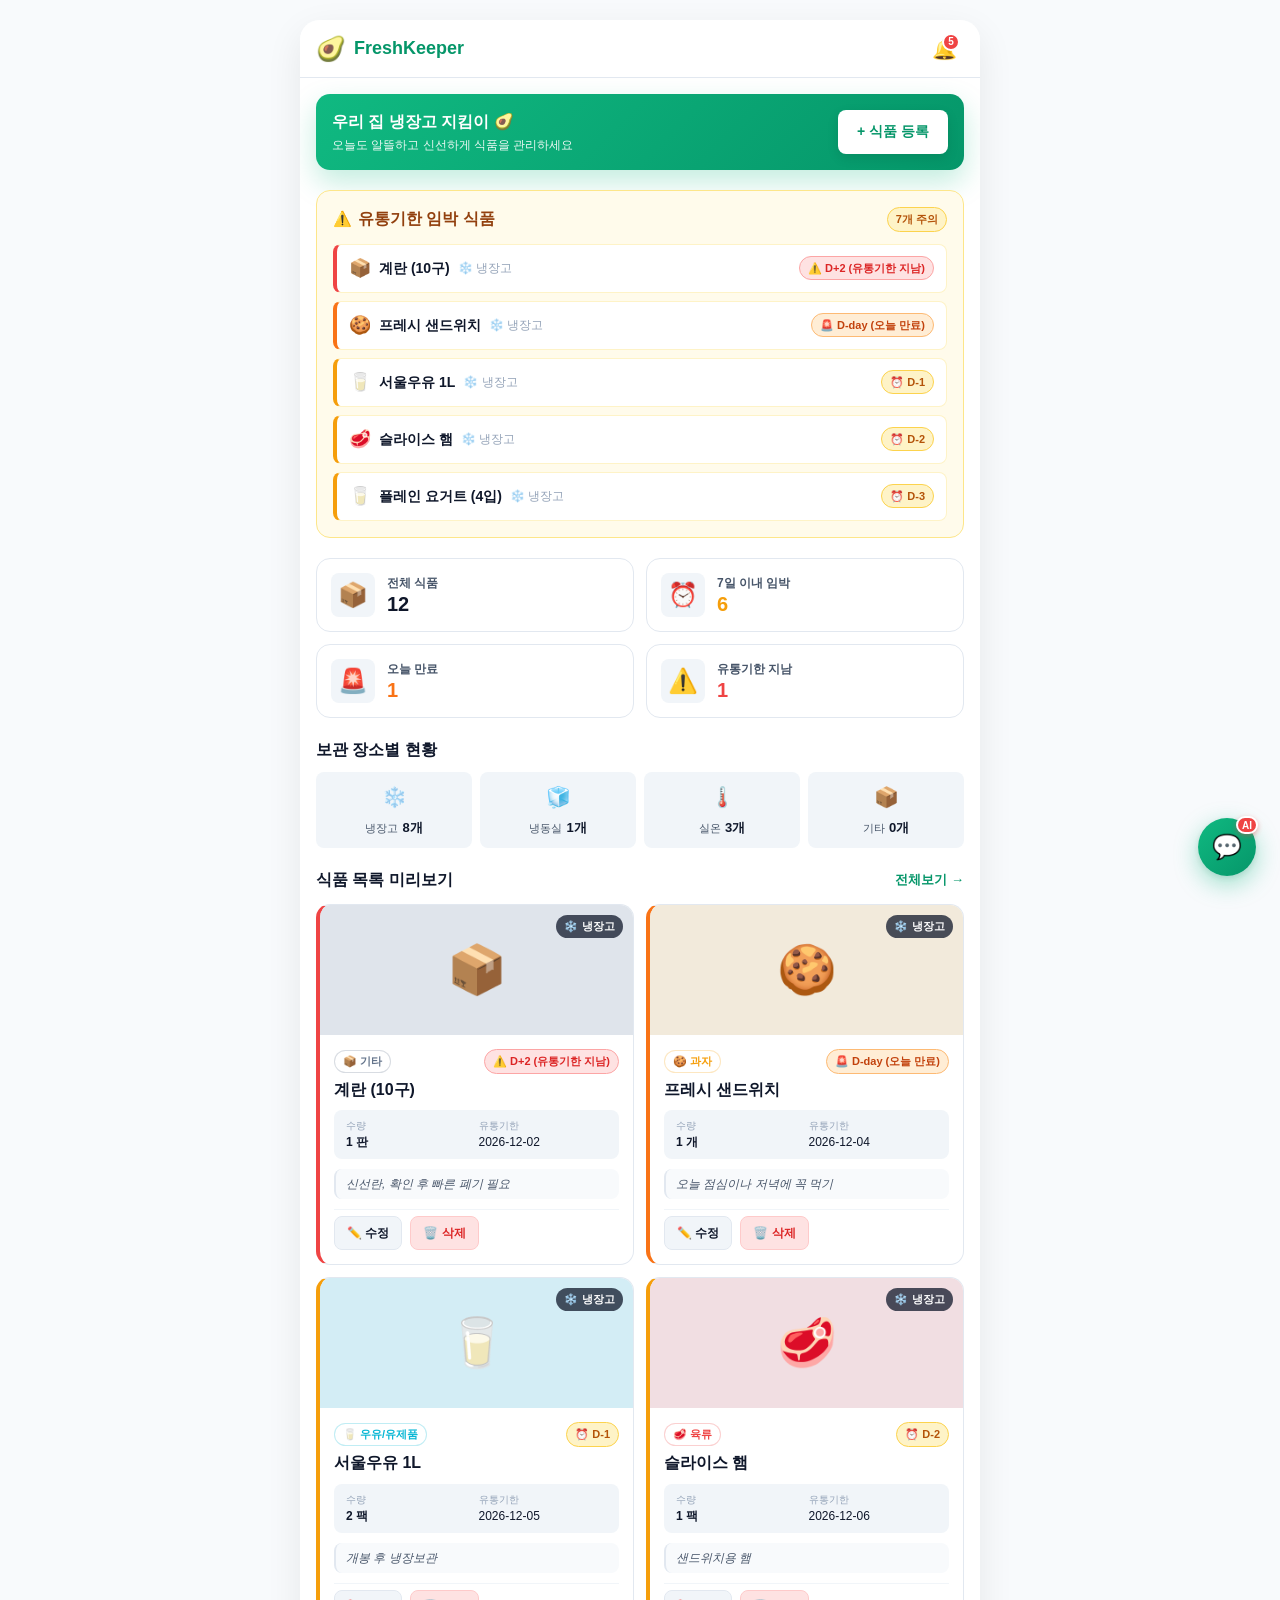
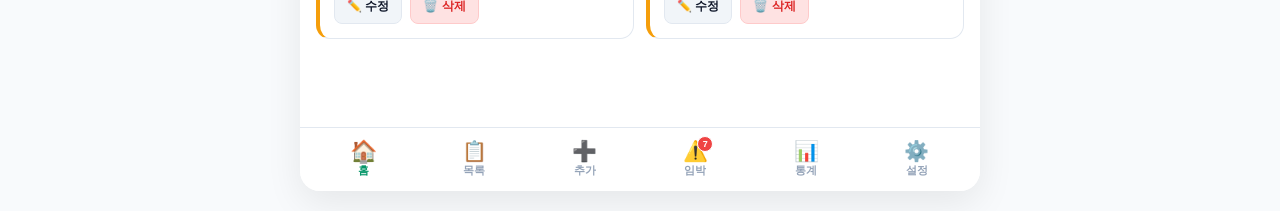
<file: index.html>
<!DOCTYPE html>
<html lang="ko">
<head>
  <meta charset="UTF-8" />
  <meta name="viewport" content="width=device-width, initial-scale=1.0, maximum-scale=1.0, user-scalable=no" />
  <title>FreshKeeper - 유통기한 관리 웹앱</title>
  <meta name="description" content="집에 있는 식품의 유통기한을 쉽게 등록하고 똑똑하게 관리하는 모바일 퍼스트 웹앱" />
  <meta name="theme-color" content="#10B981" />
  <meta name="apple-mobile-web-app-capable" content="yes" />
  <meta name="apple-mobile-web-app-status-bar-style" content="default" />
  <link rel="stylesheet" href="css/style.css" />
  <link rel="stylesheet" href="css/chatbot.css" />
</head>
<body>
  <div class="app-container">
    <!-- 앱 상단 헤더 -->
    <header class="app-header">
      <div class="brand-logo" id="header-logo-btn">
        <span class="logo-icon">🥑</span>
        <span class="logo-text">FreshKeeper</span>
      </div>
      <div class="header-actions">
        <button class="icon-btn" id="notif-bell-btn" title="알림 목록" aria-label="알림 목록">
          🔔
          <span class="notification-badge hidden" id="notif-bell-badge">0</span>
        </button>
      </div>
    </header>

    <!-- 메인 콘텐츠 영역 (동적 탭 렌더링) -->
    <main id="app-main" class="app-main">
      <!-- 탭 화면들이 자바스크립트로 렌더링됩니다 -->
    </main>

    <!-- 하단 모바일 내비게이션 바 (6대 탭: 홈, 목록, 추가, 임박, 통계, 설정) -->
    <nav class="app-nav" id="app-bottom-nav">
      <button class="nav-item active" data-tab="home" title="홈">
        <span class="nav-icon">🏠</span>
        <span class="nav-label">홈</span>
      </button>
      <button class="nav-item" data-tab="list" title="식품 목록">
        <span class="nav-icon">📋</span>
        <span class="nav-label">목록</span>
      </button>
      <button class="nav-item" data-tab="add" title="식품 추가">
        <span class="nav-icon">➕</span>
        <span class="nav-label">추가</span>
      </button>
      <button class="nav-item" data-tab="urgent" title="유통기한 임박">
        <span class="nav-icon">⚠️</span>
        <span class="nav-label">임박</span>
        <span class="nav-badge hidden" id="nav-urgent-badge">0</span>
      </button>
      <button class="nav-item" data-tab="stats" title="통계">
        <span class="nav-icon">📊</span>
        <span class="nav-label">통계</span>
      </button>
      <button class="nav-item" data-tab="settings" title="설정">
        <span class="nav-icon">⚙️</span>
        <span class="nav-label">설정</span>
      </button>
    </nav>
  </div>

  <!-- 알림 센터 모달 -->
  <div class="modal-overlay" id="notif-modal-overlay">
    <div class="modal-container">
      <div class="modal-header">
        <h3>🔔 유통기한 알림 센터</h3>
        <button class="modal-close-btn" id="notif-modal-close-btn">&times;</button>
      </div>
      <div class="modal-body" id="notif-modal-content">
        <!-- 알림 내역 동적 렌더링 -->
      </div>
      <div class="modal-footer">
        <button class="btn btn-secondary btn-sm" id="notif-mark-read-btn">모두 확인 완료</button>
      </div>
    </div>
  </div>

  <!-- 식품 삭제 사유 선택 모달 (통계 정확도: 유통기한 경과 폐기 vs 소진) -->
  <div class="modal-overlay" id="delete-modal-overlay">
    <div class="modal-container">
      <div class="modal-header">
        <h3>식품 삭제 확인</h3>
        <button class="modal-close-btn" id="delete-modal-close-btn">&times;</button>
      </div>
      <div class="modal-body">
        <p class="delete-choice-guide" id="delete-modal-item-name">
          선택한 식품을 어떻게 처리하셨나요?
        </p>
        <div class="delete-choice-buttons">
          <button class="btn-choice" id="delete-as-consumed-btn">
            <span class="btn-choice-icon">😋</span>
            <div>
              <span class="btn-choice-title">맛있게 다 먹었어요 (알뜰 소진)</span>
              <span class="btn-choice-desc">유통기한 내 정상 소비하여 목록에서 제외합니다</span>
            </div>
          </button>
          <button class="btn-choice" id="delete-as-expired-btn">
            <span class="btn-choice-icon">🗑️</span>
            <div>
              <span class="btn-choice-title">유통기한이 지나서 폐기해요</span>
              <span class="btn-choice-desc">폐기 통계로 누적되어 향후 식단 관리에 반영됩니다</span>
            </div>
          </button>
        </div>
      </div>
      <div class="modal-footer">
        <button class="btn btn-secondary btn-sm" id="delete-cancel-btn">취소</button>
      </div>
    </div>
  </div>

  <!-- 토스트 알림 컨테이너 -->
  <div class="toast-container" id="toast-container"></div>

  <!-- 메인 애플리케이션 스크립트: file:// 및 http:// 환경 모두에서 100% 동작하는 번들 스크립트 -->
  <script src="js/bundle.js"></script>
  <!-- AI 챗봇 스크립트 (OpenAI gpt-5-mini) -->
  <script src="js/chatbot.js"></script>
</body>
</html>
</file>
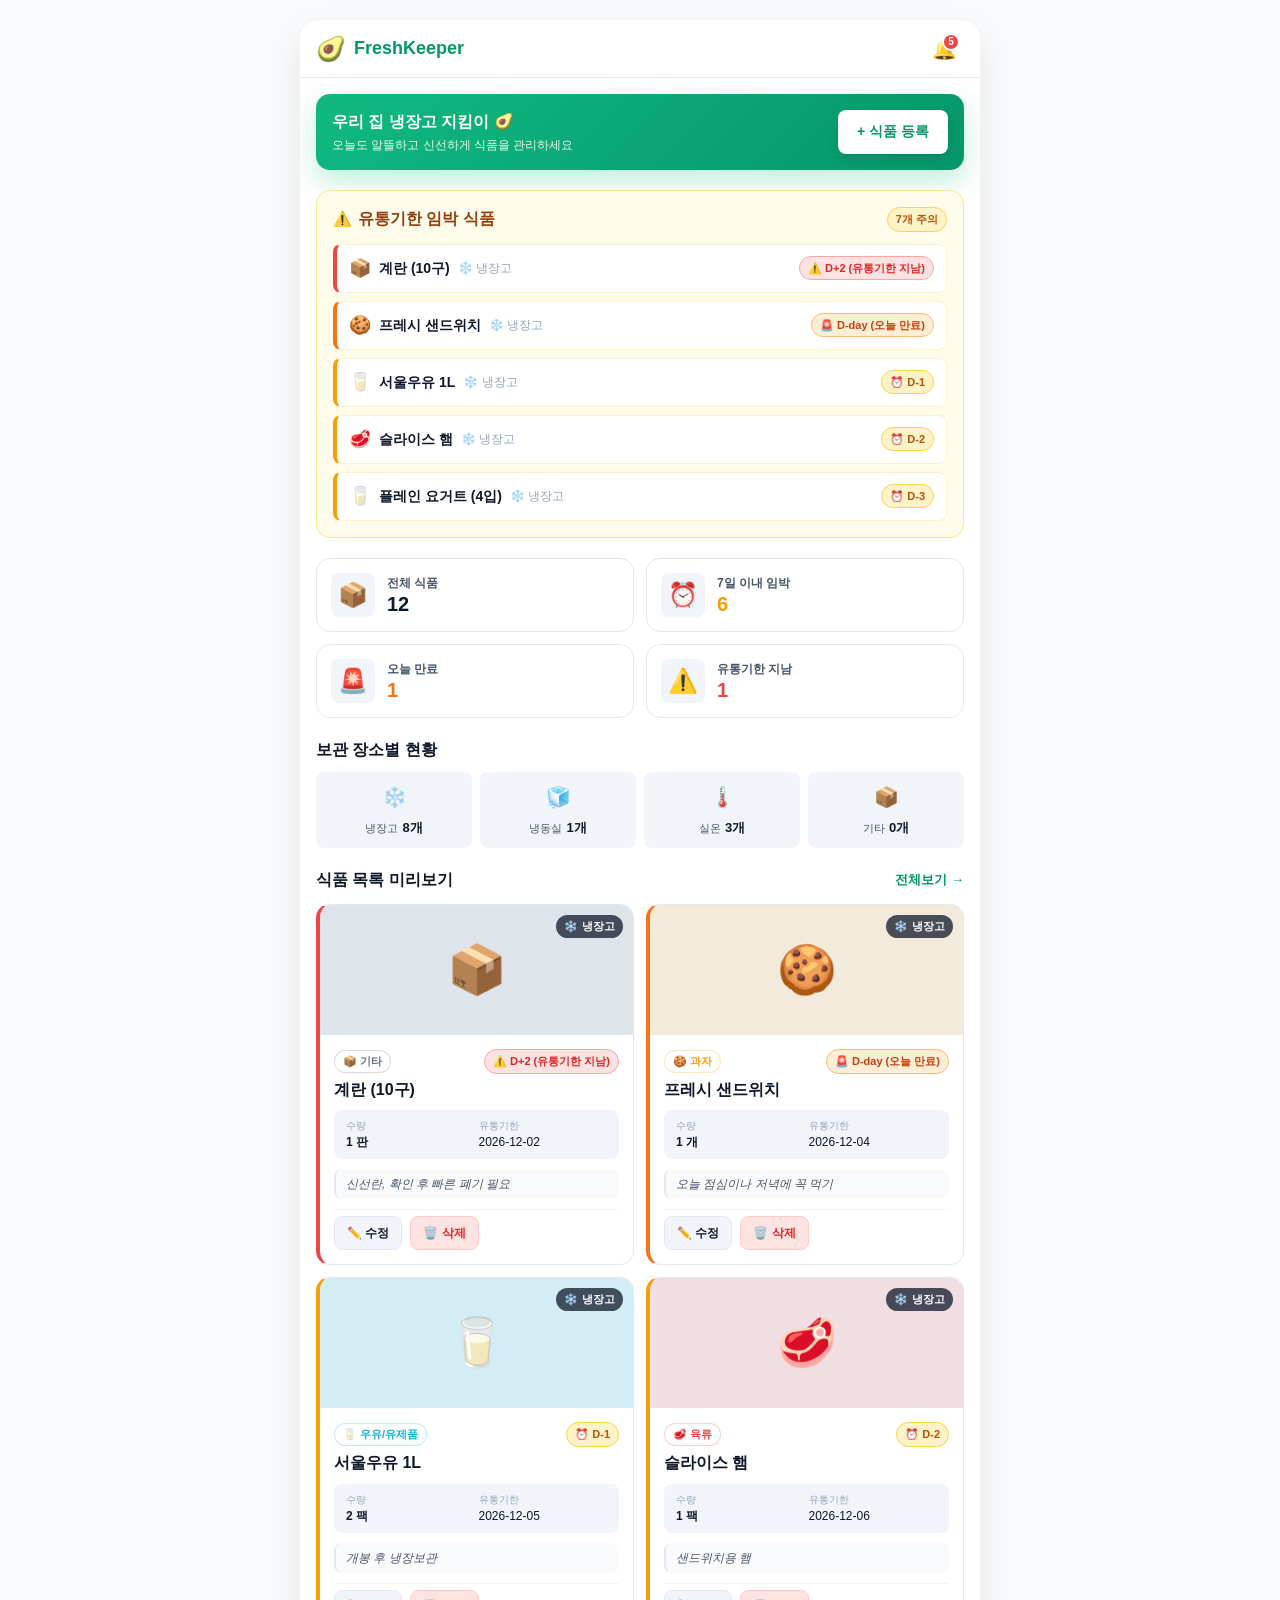
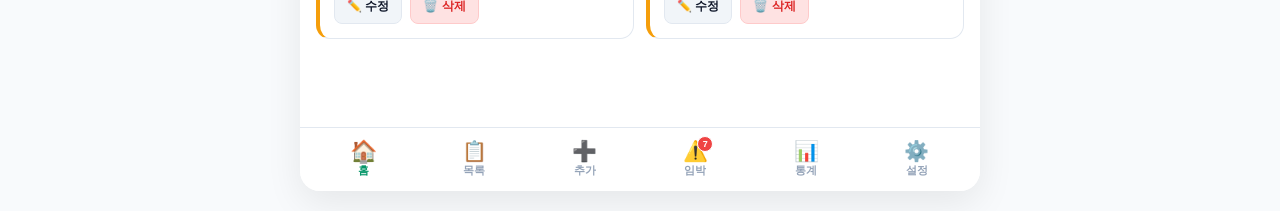
<file: index.html.html>
<!DOCTYPE html>
<html lang="ko">
<head>
  <meta charset="UTF-8" />
  <meta name="viewport" content="width=device-width, initial-scale=1.0, maximum-scale=1.0, user-scalable=no" />
  <title>FreshKeeper - 유통기한 관리 웹앱</title>
  <meta name="description" content="집에 있는 식품의 유통기한을 쉽게 등록하고 똑똑하게 관리하는 모바일 퍼스트 웹앱" />
  <meta name="theme-color" content="#10B981" />
  <meta name="apple-mobile-web-app-capable" content="yes" />
  <meta name="apple-mobile-web-app-status-bar-style" content="default" />
  <link rel="stylesheet" href="css/style.css" />
</head>
<body>
  <div class="app-container">
    <!-- 앱 상단 헤더 -->
    <header class="app-header">
      <div class="brand-logo" id="header-logo-btn">
        <span class="logo-icon">🥑</span>
        <span class="logo-text">FreshKeeper</span>
      </div>
      <div class="header-actions">
        <button class="icon-btn" id="notif-bell-btn" title="알림 목록" aria-label="알림 목록">
          🔔
          <span class="notification-badge hidden" id="notif-bell-badge">0</span>
        </button>
      </div>
    </header>

    <!-- 메인 콘텐츠 영역 (동적 탭 렌더링) -->
    <main id="app-main" class="app-main">
      <!-- 탭 화면들이 자바스크립트로 렌더링됩니다 -->
    </main>

    <!-- 하단 모바일 내비게이션 바 (6대 탭: 홈, 목록, 추가, 임박, 통계, 설정) -->
    <nav class="app-nav" id="app-bottom-nav">
      <button class="nav-item active" data-tab="home" title="홈">
        <span class="nav-icon">🏠</span>
        <span class="nav-label">홈</span>
      </button>
      <button class="nav-item" data-tab="list" title="식품 목록">
        <span class="nav-icon">📋</span>
        <span class="nav-label">목록</span>
      </button>
      <button class="nav-item" data-tab="add" title="식품 추가">
        <span class="nav-icon">➕</span>
        <span class="nav-label">추가</span>
      </button>
      <button class="nav-item" data-tab="urgent" title="유통기한 임박">
        <span class="nav-icon">⚠️</span>
        <span class="nav-label">임박</span>
        <span class="nav-badge hidden" id="nav-urgent-badge">0</span>
      </button>
      <button class="nav-item" data-tab="stats" title="통계">
        <span class="nav-icon">📊</span>
        <span class="nav-label">통계</span>
      </button>
      <button class="nav-item" data-tab="settings" title="설정">
        <span class="nav-icon">⚙️</span>
        <span class="nav-label">설정</span>
      </button>
    </nav>
  </div>

  <!-- 알림 센터 모달 -->
  <div class="modal-overlay" id="notif-modal-overlay">
    <div class="modal-container">
      <div class="modal-header">
        <h3>🔔 유통기한 알림 센터</h3>
        <button class="modal-close-btn" id="notif-modal-close-btn">&times;</button>
      </div>
      <div class="modal-body" id="notif-modal-content">
        <!-- 알림 내역 동적 렌더링 -->
      </div>
      <div class="modal-footer">
        <button class="btn btn-secondary btn-sm" id="notif-mark-read-btn">모두 확인 완료</button>
      </div>
    </div>
  </div>

  <!-- 식품 삭제 사유 선택 모달 (통계 정확도: 유통기한 경과 폐기 vs 소진) -->
  <div class="modal-overlay" id="delete-modal-overlay">
    <div class="modal-container">
      <div class="modal-header">
        <h3>식품 삭제 확인</h3>
        <button class="modal-close-btn" id="delete-modal-close-btn">&times;</button>
      </div>
      <div class="modal-body">
        <p class="delete-choice-guide" id="delete-modal-item-name">
          선택한 식품을 어떻게 처리하셨나요?
        </p>
        <div class="delete-choice-buttons">
          <button class="btn-choice" id="delete-as-consumed-btn">
            <span class="btn-choice-icon">😋</span>
            <div>
              <span class="btn-choice-title">맛있게 다 먹었어요 (알뜰 소진)</span>
              <span class="btn-choice-desc">유통기한 내 정상 소비하여 목록에서 제외합니다</span>
            </div>
          </button>
          <button class="btn-choice" id="delete-as-expired-btn">
            <span class="btn-choice-icon">🗑️</span>
            <div>
              <span class="btn-choice-title">유통기한이 지나서 폐기해요</span>
              <span class="btn-choice-desc">폐기 통계로 누적되어 향후 식단 관리에 반영됩니다</span>
            </div>
          </button>
        </div>
      </div>
      <div class="modal-footer">
        <button class="btn btn-secondary btn-sm" id="delete-cancel-btn">취소</button>
      </div>
    </div>
  </div>

  <!-- 토스트 알림 컨테이너 -->
  <div class="toast-container" id="toast-container"></div>

  <!-- 메인 애플리케이션 스크립트: file:// 및 http:// 환경 모두에서 100% 동작하는 번들 스크립트 -->
  <script src="js/bundle.js"></script>
</body>
</html>
</file>
<file: css/style.css>
/* ===================================================================
   FreshKeeper - 유통기한 관리 웹앱 메인 스타일시트
   모바일 퍼스트 반응형 디자인 시스템
   =================================================================== */

:root {
  /* 테마 컬러 팔레트 */
  --primary: #10B981;
  --primary-dark: #059669;
  --primary-light: #D1FAE5;
  --primary-accent: #34D399;

  /* 상태별 알림 컬러 (D-day 기준) */
  --color-expired: #EF4444;      /* 지남 (D+) */
  --color-expired-bg: #FEE2E2;
  --color-today: #F97316;        /* 당일 (D-day) */
  --color-today-bg: #FFEDD5;
  --color-critical: #F59E0B;     /* 1~3일 (D-3) */
  --color-critical-bg: #FEF3C7;
  --color-warning: #EAB308;      /* 4~7일 (D-7) */
  --color-warning-bg: #FEF9C3;
  --color-safe: #10B981;         /* 8일 이상 */
  --color-safe-bg: #ECFDF5;

  /* 중립 컬러 */
  --bg-app: #F8FAFC;
  --bg-surface: #FFFFFF;
  --bg-surface-secondary: #F1F5F9;
  --border-color: #E2E8F0;
  --border-subtle: #F1F5F9;
  
  --text-main: #0F172A;
  --text-secondary: #475569;
  --text-muted: #94A3B8;
  --text-white: #FFFFFF;

  /* UI 수치 */
  --radius-sm: 8px;
  --radius-md: 14px;
  --radius-lg: 20px;
  --radius-pill: 9999px;

  --shadow-sm: 0 1px 2px 0 rgba(0, 0, 0, 0.05);
  --shadow-md: 0 4px 6px -1px rgba(0, 0, 0, 0.08), 0 2px 4px -2px rgba(0, 0, 0, 0.05);
  --shadow-lg: 0 10px 15px -3px rgba(0, 0, 0, 0.08), 0 4px 6px -4px rgba(0, 0, 0, 0.04);
  --shadow-float: 0 12px 28px rgba(16, 185, 129, 0.25);

  --font-sans: -apple-system, BlinkMacSystemFont, "Pretendard", "Noto Sans KR", "Segoe UI", Roboto, sans-serif;
  --nav-height: 64px;
  --header-height: 58px;
}

/* 기본 리셋 */
*, *::before, *::after {
  box-sizing: border-box;
  margin: 0;
  padding: 0;
  -webkit-tap-highlight-color: transparent;
}

html, body {
  width: 100%;
  max-width: 100%;
  overflow-x: hidden;
}

body {
  font-family: var(--font-sans);
  background-color: var(--bg-app);
  color: var(--text-main);
  line-height: 1.5;
  font-size: 15px;
  display: flex;
  justify-content: center;
  min-height: 100vh;
}

/* 모바일 퍼스트 앱 프레임 컨테이너 */
.app-container {
  width: 100%;
  max-width: 460px;
  min-width: 0;
  box-sizing: border-box;
  min-height: 100vh;
  background-color: var(--bg-surface);
  display: flex;
  flex-direction: column;
  position: relative;
  box-shadow: 0 0 20px rgba(0, 0, 0, 0.06);
  overflow-x: hidden;
}

@media (min-width: 768px) {
  .app-container {
    max-width: 680px;
    margin: 20px auto;
    min-height: calc(100vh - 40px);
    border-radius: var(--radius-lg);
    overflow: hidden;
    box-shadow: 0 12px 36px rgba(0, 0, 0, 0.08);
  }
}

/* ===================================================================
   헤더 (Header)
   =================================================================== */
.app-header {
  height: var(--header-height);
  background-color: var(--bg-surface);
  border-bottom: 1px solid var(--border-color);
  display: flex;
  align-items: center;
  justify-content: space-between;
  padding: 0 16px;
  position: sticky;
  top: 0;
  z-index: 40;
}

.brand-logo {
  display: flex;
  align-items: center;
  gap: 8px;
  font-size: 18px;
  font-weight: 800;
  color: var(--primary-dark);
  cursor: pointer;
}

.brand-logo .logo-icon {
  font-size: 24px;
}

.header-actions {
  display: flex;
  align-items: center;
  gap: 8px;
}

.icon-btn {
  background: none;
  border: none;
  font-size: 20px;
  width: 40px;
  height: 40px;
  border-radius: var(--radius-pill);
  display: flex;
  align-items: center;
  justify-content: center;
  cursor: pointer;
  position: relative;
  transition: background-color 0.2s;
}

.icon-btn:hover {
  background-color: var(--bg-surface-secondary);
}

.notification-badge {
  position: absolute;
  top: 4px;
  right: 4px;
  background-color: var(--color-expired);
  color: white;
  font-size: 10px;
  font-weight: 700;
  min-width: 18px;
  height: 18px;
  border-radius: 9px;
  display: flex;
  align-items: center;
  justify-content: center;
  padding: 0 4px;
  border: 2px solid var(--bg-surface);
}

/* ===================================================================
   메인 콘텐츠 영역
   =================================================================== */
.app-main {
  flex: 1;
  padding: 16px 16px calc(var(--nav-height) + 24px) 16px;
  overflow-y: auto;
}

.view-container {
  display: flex;
  flex-direction: column;
  gap: 20px;
}

.view-header {
  display: flex;
  flex-direction: column;
  gap: 4px;
}

.view-title-row {
  display: flex;
  justify-content: space-between;
  align-items: center;
  width: 100%;
}

.view-header h2 {
  font-size: 20px;
  font-weight: 800;
  color: var(--text-main);
}

/* 페이드 애니메이션 */
.animate-fade {
  animation: fadeIn 0.25s ease-out;
}

@keyframes fadeIn {
  from { opacity: 0; transform: translateY(6px); }
  to { opacity: 1; transform: translateY(0); }
}

/* ===================================================================
   하단 내비게이션 바 (Bottom Navigation)
   =================================================================== */
.app-nav {
  height: var(--nav-height);
  background-color: var(--bg-surface);
  border-top: 1px solid var(--border-color);
  position: sticky;
  bottom: 0;
  left: 0;
  right: 0;
  display: flex;
  justify-content: space-around;
  align-items: center;
  z-index: 40;
  padding: 4px 8px;
}

.nav-item {
  display: flex;
  flex-direction: column;
  align-items: center;
  justify-content: center;
  background: none;
  border: none;
  flex: 1;
  min-width: 0;
  height: 100%;
  cursor: pointer;
  color: var(--text-muted);
  font-size: 11px;
  font-weight: 600;
  gap: 2px;
  padding: 2px 0;
  position: relative;
  transition: color 0.15s ease;
}

.nav-label {
  white-space: nowrap;
  font-size: 11px;
  overflow: hidden;
  text-overflow: ellipsis;
  max-width: 100%;
}

.nav-item .nav-icon {
  font-size: 20px;
  line-height: 1;
}

.nav-item.active {
  color: var(--primary-dark);
}

.nav-item.active .nav-icon {
  transform: scale(1.1);
  transition: transform 0.15s ease;
}

.nav-badge {
  position: absolute;
  top: 4px;
  right: calc(50% - 18px);
  background-color: var(--color-expired);
  color: white;
  font-size: 9px;
  font-weight: 700;
  min-width: 16px;
  height: 16px;
  border-radius: 8px;
  display: flex;
  align-items: center;
  justify-content: center;
  padding: 0 3px;
  border: 1px solid var(--bg-surface);
}

/* ===================================================================
   1. 홈 화면 (Home) 컴포넌트
   =================================================================== */
.home-hero {
  background: linear-gradient(135deg, #10B981 0%, #059669 100%);
  border-radius: var(--radius-md);
  padding: 16px;
  color: white;
  display: flex;
  justify-content: space-between;
  align-items: center;
  gap: 10px;
  box-shadow: var(--shadow-float);
}

.hero-text {
  min-width: 0;
  flex: 1;
}

.hero-text h2 {
  font-size: 16px;
  font-weight: 800;
  margin-bottom: 2px;
  word-break: keep-all;
}

.hero-text p {
  font-size: 12px;
  opacity: 0.92;
  word-break: keep-all;
}

.btn-cta {
  background-color: white !important;
  color: var(--primary-dark) !important;
  font-weight: 800 !important;
  box-shadow: 0 4px 12px rgba(0, 0, 0, 0.1);
  white-space: nowrap;
  flex-shrink: 0;
  padding: 0 12px;
  font-size: 13px;
  height: 38px;
}

/* 홈 상단 임박 식품 하이라이트 */
.section-urgent-highlight {
  background-color: #FFFBEB;
  border: 1px solid #FDE68A;
  border-radius: var(--radius-md);
  padding: 16px;
}

.section-header {
  display: flex;
  justify-content: space-between;
  align-items: center;
  margin-bottom: 12px;
}

.section-title-wrap {
  display: flex;
  align-items: center;
  gap: 6px;
}

.section-title-wrap h3 {
  font-size: 16px;
  font-weight: 800;
  color: #92400E;
}

.urgent-quick-list {
  display: flex;
  flex-direction: column;
  gap: 8px;
}

.urgent-quick-item {
  background: white;
  border-radius: var(--radius-sm);
  padding: 10px 12px;
  display: flex;
  justify-content: space-between;
  align-items: center;
  border: 1px solid #FEF3C7;
  cursor: pointer;
  transition: transform 0.15s, box-shadow 0.15s;
}

.urgent-quick-item:hover {
  transform: translateY(-1px);
  box-shadow: var(--shadow-sm);
}

.urgent-quick-item.is-expired {
  border-left: 4px solid var(--color-expired);
}

.urgent-quick-item.is-today {
  border-left: 4px solid var(--color-today);
}

.urgent-quick-item.is-urgent {
  border-left: 4px solid var(--color-critical);
}

.urgent-item-info {
  display: flex;
  align-items: center;
  gap: 8px;
}

.urgent-item-icon {
  font-size: 18px;
}

.urgent-item-name {
  font-size: 14px;
  color: var(--text-main);
}

.urgent-item-loc {
  font-size: 12px;
  color: var(--text-muted);
}

.empty-urgent-banner {
  text-align: center;
  padding: 12px;
  font-size: 13px;
  color: #065F46;
  background-color: #ECFDF5;
  border-radius: var(--radius-sm);
}

/* 대시보드 지표 카드 그리드 */
.dashboard-grid {
  display: grid;
  grid-template-columns: repeat(2, 1fr);
  gap: 12px;
}

.dashboard-card {
  background: var(--bg-surface);
  border: 1px solid var(--border-color);
  border-radius: var(--radius-md);
  padding: 14px;
  display: flex;
  align-items: center;
  gap: 12px;
  cursor: pointer;
  transition: transform 0.15s, border-color 0.15s, box-shadow 0.15s;
}

.dashboard-card:hover {
  transform: translateY(-2px);
  box-shadow: var(--shadow-md);
  border-color: var(--primary-accent);
}

.dashboard-card .stat-icon {
  font-size: 24px;
  width: 44px;
  height: 44px;
  border-radius: var(--radius-sm);
  background-color: var(--bg-surface-secondary);
  display: flex;
  align-items: center;
  justify-content: center;
  flex-shrink: 0;
}

.dashboard-card .stat-content {
  display: flex;
  flex-direction: column;
}

.stat-label {
  font-size: 12px;
  color: var(--text-secondary);
  font-weight: 600;
}

.stat-number {
  font-size: 20px;
  font-weight: 800;
  line-height: 1.2;
}

.text-urgent { color: var(--color-critical); }
.text-today { color: var(--color-today); }
.text-expired { color: var(--color-expired); }

/* 보관 위치 칩 그리드 */
.storage-locations-summary {
  display: flex;
  flex-direction: column;
  gap: 10px;
}

.section-title {
  font-size: 16px;
  font-weight: 800;
  color: var(--text-main);
}

.location-chips-grid {
  display: grid;
  grid-template-columns: repeat(4, 1fr);
  gap: 8px;
}

.location-stat-chip {
  background-color: var(--bg-surface-secondary);
  border-radius: var(--radius-sm);
  padding: 10px 6px;
  display: flex;
  flex-direction: column;
  align-items: center;
  text-align: center;
  gap: 4px;
  cursor: pointer;
  transition: background-color 0.15s;
}

.location-stat-chip:hover {
  background-color: #E2E8F0;
}

.loc-icon {
  font-size: 20px;
}

.loc-name {
  font-size: 11px;
  color: var(--text-secondary);
}

.loc-count {
  font-size: 13px;
  font-weight: 800;
  color: var(--text-main);
}

/* ===================================================================
   식품 카드 컴포넌트 (공통)
   =================================================================== */
.food-cards-grid {
  display: flex;
  flex-direction: column;
  gap: 12px;
}

@media (min-width: 600px) {
  .food-cards-grid {
    display: grid;
    grid-template-columns: repeat(2, 1fr);
  }
}

.food-card {
  background: var(--bg-surface);
  border: 1px solid var(--border-color);
  border-radius: var(--radius-md);
  overflow: hidden;
  display: flex;
  flex-direction: column;
  transition: transform 0.15s, box-shadow 0.15s, border-color 0.15s;
}

.food-card:hover {
  transform: translateY(-2px);
  box-shadow: var(--shadow-md);
}

/* 상태별 좌측 테두리 포인트 */
.food-card.expired {
  border-left: 4px solid var(--color-expired);
}

.food-card.today {
  border-left: 4px solid var(--color-today);
}

.food-card.critical {
  border-left: 4px solid var(--color-critical);
}

.food-card.warning {
  border-left: 4px solid var(--color-warning);
}

.food-card.safe {
  border-left: 4px solid var(--color-safe);
}

.food-card-media {
  height: 130px;
  position: relative;
  background-color: var(--bg-surface-secondary);
  overflow: hidden;
  display: flex;
  align-items: center;
  justify-content: center;
}

.food-card-img {
  width: 100%;
  height: 100%;
  object-fit: cover;
}

.food-card-icon-placeholder {
  width: 100%;
  height: 100%;
  display: flex;
  align-items: center;
  justify-content: center;
  font-size: 48px;
}

.food-card-location-tag {
  position: absolute;
  top: 10px;
  right: 10px;
  background: rgba(15, 23, 42, 0.75);
  backdrop-filter: blur(4px);
  color: white;
  font-size: 11px;
  font-weight: 600;
  padding: 3px 8px;
  border-radius: var(--radius-pill);
  display: flex;
  align-items: center;
  gap: 4px;
}

.food-card-content {
  padding: 14px;
  display: flex;
  flex-direction: column;
  gap: 10px;
  flex: 1;
}

.food-card-header {
  display: flex;
  flex-direction: column;
  gap: 6px;
}

.food-card-tags {
  display: flex;
  align-items: center;
  justify-content: space-between;
  gap: 6px;
}

.category-tag {
  font-size: 11px;
  font-weight: 700;
  padding: 2px 8px;
  border-radius: var(--radius-pill);
  border: 1px solid;
  background-color: var(--bg-surface);
}

.food-card-name {
  font-size: 16px;
  font-weight: 800;
  color: var(--text-main);
  line-height: 1.3;
  overflow: hidden;
  text-overflow: ellipsis;
  white-space: nowrap;
}

.food-card-meta {
  display: grid;
  grid-template-columns: repeat(2, 1fr);
  background-color: var(--bg-surface-secondary);
  border-radius: var(--radius-sm);
  padding: 8px 12px;
  font-size: 12px;
  gap: 4px;
}

.meta-item {
  display: flex;
  flex-direction: column;
}

.meta-label {
  color: var(--text-muted);
  font-size: 10px;
}

.meta-value {
  color: var(--text-main);
  font-size: 12px;
}

.food-card-memo {
  font-size: 12px;
  color: var(--text-secondary);
  background-color: #F8FAFC;
  padding: 6px 10px;
  border-radius: var(--radius-sm);
  border-left: 2px solid var(--border-color);
  font-style: italic;
}

.food-card-actions {
  display: flex;
  gap: 8px;
  margin-top: auto;
  padding-top: 6px;
  border-top: 1px solid var(--border-subtle);
}

/* ===================================================================
   D-Day 배지 스타일
   =================================================================== */
.badge {
  display: inline-flex;
  align-items: center;
  gap: 4px;
  font-size: 11px;
  font-weight: 700;
  padding: 3px 8px;
  border-radius: var(--radius-pill);
  white-space: nowrap;
}

.badge-expired {
  background-color: #FEE2E2;
  color: #DC2626;
  border: 1px solid #FCA5A5;
  font-weight: 800;
}

.badge-today {
  background-color: #FFEDD5;
  color: #C2410C;
  border: 1px solid #FDBA74;
  font-weight: 800;
  animation: pulseToday 2s infinite;
}

@keyframes pulseToday {
  0% { transform: scale(1); }
  50% { transform: scale(1.04); }
  100% { transform: scale(1); }
}

.badge-critical {
  background-color: #FEF3C7;
  color: #B45309;
  border: 1px solid #FCD34D;
  font-weight: 800;
}

.badge-warning {
  background-color: #FEF9C3;
  color: #854D0E;
  border: 1px solid #FDE047;
  font-weight: 700;
}

.badge-safe {
  background-color: #ECFDF5;
  color: #047857;
  border: 1px solid #6EE7B7;
  font-weight: 700;
}

/* ===================================================================
   2. 목록 화면 (List) - 검색 & 필터
   =================================================================== */
.search-bar-wrapper {
  position: relative;
  display: flex;
  align-items: center;
}

.search-icon {
  position: absolute;
  left: 14px;
  font-size: 16px;
  color: var(--text-muted);
  pointer-events: none;
}

.input-search {
  width: 100%;
  height: 44px;
  padding: 0 40px 0 42px;
  border-radius: var(--radius-pill);
  border: 1px solid var(--border-color);
  background-color: var(--bg-surface-secondary);
  font-size: 14px;
  color: var(--text-main);
  outline: none;
  transition: all 0.2s;
}

.input-search:focus {
  background-color: white;
  border-color: var(--primary);
  box-shadow: 0 0 0 3px var(--primary-light);
}

.btn-clear-search {
  position: absolute;
  right: 12px;
  background: none;
  border: none;
  font-size: 14px;
  color: var(--text-muted);
  cursor: pointer;
  padding: 4px;
}

.filter-chips-scroller {
  display: flex;
  gap: 8px;
  overflow-x: auto;
  padding-bottom: 4px;
  scrollbar-width: none;
}

.filter-chips-scroller::-webkit-scrollbar {
  display: none;
}

.filter-chip {
  background: var(--bg-surface-secondary);
  border: 1px solid transparent;
  color: var(--text-secondary);
  font-size: 13px;
  font-weight: 600;
  padding: 6px 14px;
  border-radius: var(--radius-pill);
  white-space: nowrap;
  cursor: pointer;
  transition: all 0.15s;
}

.filter-chip:hover {
  background-color: #E2E8F0;
}

.filter-chip.active {
  background-color: var(--primary-dark);
  color: white;
  border-color: var(--primary-dark);
}

.list-controls-bar {
  display: flex;
  justify-content: space-between;
  align-items: center;
  font-size: 13px;
  color: var(--text-secondary);
}

.sort-selector {
  display: flex;
  align-items: center;
  gap: 6px;
}

.select-sm {
  padding: 4px 8px;
  font-size: 12px;
  border-radius: var(--radius-sm);
  border: 1px solid var(--border-color);
  background-color: white;
  color: var(--text-main);
  outline: none;
}

/* ===================================================================
   3. 등록 및 수정 폼 (Form)
   =================================================================== */
.food-form-card {
  background: var(--bg-surface);
  border: 1px solid var(--border-color);
  border-radius: var(--radius-md);
  padding: 20px;
  display: flex;
  flex-direction: column;
  gap: 20px;
}

.form-group {
  display: flex;
  flex-direction: column;
  gap: 8px;
}

.form-row {
  display: flex;
  gap: 12px;
}

.flex-1 { flex: 1; }
.flex-2 { flex: 2; }
.font-bold { font-weight: 700; }
.text-center { text-align: center; }

.form-label {
  font-size: 13px;
  font-weight: 700;
  color: var(--text-main);
}

.form-label.required::after {
  content: " *";
  color: var(--color-expired);
}

.input-control, .select-control {
  height: 44px;
  border-radius: var(--radius-sm);
  border: 1px solid var(--border-color);
  padding: 0 14px;
  font-size: 14px;
  color: var(--text-main);
  outline: none;
  background-color: white;
  transition: all 0.2s;
  width: 100%;
}

.input-control:focus, .select-control:focus {
  border-color: var(--primary);
  box-shadow: 0 0 0 3px var(--primary-light);
}

.form-hint {
  font-size: 11px;
  color: var(--text-muted);
}

/* 사진 업로드 */
.photo-upload-container {
  display: flex;
  align-items: center;
  gap: 16px;
}

.photo-preview {
  width: 90px;
  height: 90px;
  border-radius: var(--radius-sm);
  border: 2px dashed var(--border-color);
  background-color: var(--bg-surface-secondary);
  display: flex;
  align-items: center;
  justify-content: center;
  overflow: hidden;
  flex-shrink: 0;
}

.photo-preview.has-image {
  border-style: solid;
  border-color: var(--primary);
}

.photo-preview img {
  width: 100%;
  height: 100%;
  object-fit: cover;
}

.photo-placeholder {
  display: flex;
  flex-direction: column;
  align-items: center;
  gap: 4px;
  color: var(--text-muted);
  font-size: 11px;
}

.photo-icon {
  font-size: 24px;
}

.file-input-hidden {
  display: none;
}

.photo-actions {
  display: flex;
  flex-direction: column;
  gap: 6px;
}

/* 카테고리 라디오 그리드 */
.category-selector-grid {
  display: grid;
  grid-template-columns: repeat(3, 1fr);
  gap: 8px;
}

.category-radio-chip input, .location-radio-chip input {
  display: none;
}

.chip-content {
  display: flex;
  align-items: center;
  justify-content: center;
  gap: 6px;
  padding: 10px 8px;
  border: 1px solid var(--border-color);
  border-radius: var(--radius-sm);
  background-color: var(--bg-surface);
  cursor: pointer;
  font-size: 12px;
  font-weight: 600;
  color: var(--text-secondary);
  transition: all 0.15s;
}

.category-radio-chip input:checked + .chip-content {
  background-color: var(--primary-light);
  border-color: var(--primary);
  color: var(--primary-dark);
  font-weight: 700;
}

/* 보관 위치 라디오 그리드 */
.location-selector-grid {
  display: grid;
  grid-template-columns: repeat(4, 1fr);
  gap: 8px;
}

.location-radio-chip input:checked + .chip-content {
  background-color: #E0F2FE;
  border-color: #0284C7;
  color: #0369A1;
  font-weight: 700;
}

/* 수량 컨트롤러 */
.quantity-control-wrap {
  display: flex;
  align-items: center;
}

.qty-btn {
  width: 44px;
  height: 44px;
  background-color: var(--bg-surface-secondary);
  border: 1px solid var(--border-color);
  font-size: 18px;
  font-weight: 700;
  cursor: pointer;
  display: flex;
  align-items: center;
  justify-content: center;
}

#qty-minus {
  border-radius: var(--radius-sm) 0 0 var(--radius-sm);
  border-right: none;
}

#qty-plus {
  border-radius: 0 var(--radius-sm) var(--radius-sm) 0;
  border-left: none;
}

.quantity-control-wrap input {
  border-radius: 0;
}

/* 유통기한 프리셋 단축 버튼 */
.quick-expiry-presets {
  display: flex;
  gap: 6px;
  margin-top: 6px;
  overflow-x: auto;
}

.preset-date-btn {
  background: var(--bg-surface-secondary);
  border: 1px solid var(--border-color);
  border-radius: var(--radius-pill);
  font-size: 11px;
  font-weight: 600;
  padding: 4px 10px;
  cursor: pointer;
  color: var(--text-secondary);
  white-space: nowrap;
}

.preset-date-btn:hover {
  background-color: #E2E8F0;
  color: var(--text-main);
}

.form-actions {
  display: flex;
  gap: 10px;
  margin-top: 10px;
}

/* ===================================================================
   4. 유통기한 임박 전용 뷰 (Urgent View)
   =================================================================== */
.urgent-group-section {
  display: flex;
  flex-direction: column;
  gap: 12px;
}

.urgent-group-header {
  display: flex;
  align-items: baseline;
  gap: 8px;
  padding-bottom: 6px;
  border-bottom: 2px solid var(--border-color);
}

.group-expired .urgent-group-header { border-bottom-color: var(--color-expired); }
.group-today .urgent-group-header { border-bottom-color: var(--color-today); }
.group-critical .urgent-group-header { border-bottom-color: var(--color-critical); }
.group-warning .urgent-group-header { border-bottom-color: var(--color-warning); }

.urgent-group-header h3 {
  font-size: 16px;
  font-weight: 800;
}

.group-guide {
  font-size: 12px;
  color: var(--text-muted);
}

/* ===================================================================
   5. 통계 화면 (Stats View)
   =================================================================== */
.stats-key-grid {
  display: grid;
  grid-template-columns: repeat(2, 1fr);
  gap: 12px;
}

.stat-box {
  background: var(--bg-surface);
  border-radius: var(--radius-md);
  padding: 16px;
  display: flex;
  flex-direction: column;
  gap: 4px;
  border: 1px solid var(--border-color);
}

.stat-box.primary { border-top: 4px solid var(--primary); }
.stat-box.info { border-top: 4px solid #3B82F6; }
.stat-box.success { border-top: 4px solid #10B981; }
.stat-box.danger { border-top: 4px solid var(--color-expired); }

.stat-box-title {
  font-size: 12px;
  color: var(--text-secondary);
  font-weight: 600;
}

.stat-box-value {
  font-size: 26px;
  font-weight: 800;
  color: var(--text-main);
  line-height: 1.1;
}

.stat-box-sub {
  font-size: 11px;
  color: var(--text-muted);
}

.stats-card {
  background: var(--bg-surface);
  border: 1px solid var(--border-color);
  border-radius: var(--radius-md);
  padding: 16px;
  display: flex;
  flex-direction: column;
  gap: 14px;
}

.stats-card h3 {
  font-size: 16px;
  font-weight: 800;
}

.card-header-flex {
  display: flex;
  justify-content: space-between;
  align-items: center;
}

.efficiency-tag {
  font-size: 12px;
  font-weight: 800;
  padding: 3px 8px;
  border-radius: var(--radius-pill);
}

.efficiency-tag.good {
  background-color: var(--color-safe-bg);
  color: var(--primary-dark);
}

.efficiency-tag.bad {
  background-color: var(--color-expired-bg);
  color: var(--color-expired);
}

/* 커스텀 프로그레스 바 */
.custom-progress-bar {
  height: 16px;
  background-color: var(--bg-surface-secondary);
  border-radius: var(--radius-pill);
  overflow: hidden;
  display: flex;
}

.progress-segment.consumed {
  background-color: #10B981;
  transition: width 0.3s;
}

.progress-segment.expired {
  background-color: #EF4444;
  transition: width 0.3s;
}

.progress-legend {
  display: flex;
  gap: 16px;
  font-size: 12px;
  color: var(--text-secondary);
}

.legend-item {
  display: flex;
  align-items: center;
  gap: 6px;
}

.dot {
  width: 10px;
  height: 10px;
  border-radius: 50%;
}

.dot-green { background-color: #10B981; }
.dot-red { background-color: #EF4444; }

/* 분포 바 리스트 */
.distribution-list {
  display: flex;
  flex-direction: column;
  gap: 10px;
}

.dist-row {
  display: flex;
  align-items: center;
  gap: 12px;
  font-size: 13px;
}

.dist-label {
  width: 70px;
  font-weight: 600;
  display: flex;
  align-items: center;
  gap: 4px;
}

.dist-bar-wrapper {
  flex: 1;
  height: 10px;
  background-color: var(--bg-surface-secondary);
  border-radius: var(--radius-pill);
  overflow: hidden;
}

.dist-bar {
  height: 100%;
  background: linear-gradient(90deg, #10B981, #059669);
  border-radius: var(--radius-pill);
  transition: width 0.3s;
}

.dist-values {
  width: 75px;
  text-align: right;
  font-size: 12px;
}

/* 카테고리 통계 그리드 */
.category-stats-grid {
  display: grid;
  grid-template-columns: repeat(3, 1fr);
  gap: 8px;
}

.category-stat-card {
  background-color: var(--bg-surface-secondary);
  border-left: 3px solid;
  border-radius: var(--radius-sm);
  padding: 8px 10px;
  display: flex;
  align-items: center;
  gap: 8px;
}

.cat-stat-icon {
  font-size: 20px;
}

.cat-stat-info {
  display: flex;
  flex-direction: column;
}

.cat-stat-name {
  font-size: 11px;
  color: var(--text-secondary);
}

.cat-stat-count {
  font-size: 14px;
  font-weight: 800;
  color: var(--text-main);
}

/* ===================================================================
   6. 설정 화면 (Settings)
   =================================================================== */
.settings-card {
  background: var(--bg-surface);
  border: 1px solid var(--border-color);
  border-radius: var(--radius-md);
  padding: 16px;
  display: flex;
  flex-direction: column;
  gap: 12px;
}

.settings-card.danger-zone {
  border-color: #FECACA;
  background-color: #FFF5F5;
}

.settings-card-title {
  display: flex;
  align-items: center;
  gap: 8px;
  font-size: 16px;
  font-weight: 800;
}

.settings-item {
  display: flex;
  justify-content: space-between;
  align-items: center;
  gap: 12px;
  padding: 8px 0;
}

.settings-item-text p {
  font-size: 12px;
}

.settings-info-box {
  background-color: var(--bg-surface-secondary);
  border-radius: var(--radius-sm);
  padding: 12px;
}

.settings-info-box h4 {
  font-size: 13px;
  font-weight: 700;
  margin-bottom: 6px;
}

.notif-rule-list {
  list-style: none;
  display: flex;
  flex-direction: column;
  gap: 4px;
  font-size: 12px;
  color: var(--text-secondary);
}

.button-group-row {
  display: flex;
  gap: 10px;
}

.app-info-footer {
  text-align: center;
  font-size: 12px;
  padding: 20px 0;
}

/* ===================================================================
   버튼 및 공통 컴포넌트
   =================================================================== */
.btn {
  display: inline-flex;
  align-items: center;
  justify-content: center;
  gap: 6px;
  height: 44px;
  padding: 0 18px;
  border-radius: var(--radius-sm);
  font-size: 14px;
  font-weight: 700;
  cursor: pointer;
  border: 1px solid transparent;
  transition: all 0.15s;
  outline: none;
  text-decoration: none;
}

.btn-primary {
  background-color: var(--primary);
  color: white;
}

.btn-primary:hover {
  background-color: var(--primary-dark);
}

.btn-secondary {
  background-color: var(--bg-surface-secondary);
  color: var(--text-main);
  border-color: var(--border-color);
}

.btn-secondary:hover {
  background-color: #E2E8F0;
}

.btn-danger-subtle {
  background-color: #FEE2E2;
  color: #DC2626;
  border-color: #FECACA;
}

.btn-danger-subtle:hover {
  background-color: #FCA5A5;
}

.btn-sm {
  height: 34px;
  padding: 0 12px;
  font-size: 12px;
}

.btn-link {
  background: none;
  border: none;
  color: var(--primary-dark);
  font-size: 13px;
  font-weight: 700;
  cursor: pointer;
}

.w-full { width: 100%; }
.hidden { display: none !important; }
.text-muted { color: var(--text-muted); font-size: 13px; }
.text-danger { color: var(--color-expired); }
.mb-3 { margin-bottom: 12px; }

/* Empty State */
.empty-state {
  text-align: center;
  padding: 40px 20px;
  background-color: var(--bg-surface-secondary);
  border-radius: var(--radius-md);
  display: flex;
  flex-direction: column;
  align-items: center;
  gap: 8px;
}

.empty-icon {
  font-size: 40px;
  margin-bottom: 4px;
}

.empty-state h4 {
  font-size: 16px;
  font-weight: 800;
  color: var(--text-main);
}

.empty-state p {
  font-size: 13px;
  color: var(--text-secondary);
  max-width: 280px;
}

/* ===================================================================
   모달 (Modal Dialogs)
   =================================================================== */
.modal-overlay {
  position: fixed;
  top: 0;
  left: 0;
  right: 0;
  bottom: 0;
  background: rgba(15, 23, 42, 0.5);
  backdrop-filter: blur(4px);
  display: flex;
  align-items: center;
  justify-content: center;
  z-index: 100;
  padding: 20px;
  opacity: 0;
  visibility: hidden;
  transition: all 0.2s ease-out;
}

.modal-overlay.active {
  opacity: 1;
  visibility: visible;
}

.modal-container {
  width: 100%;
  max-width: 440px;
  background: white;
  border-radius: var(--radius-lg);
  overflow: hidden;
  box-shadow: var(--shadow-lg);
  transform: scale(0.95);
  transition: transform 0.2s ease-out;
  display: flex;
  flex-direction: column;
  max-height: 85vh;
}

.modal-overlay.active .modal-container {
  transform: scale(1);
}

.modal-header {
  padding: 16px 20px;
  border-bottom: 1px solid var(--border-color);
  display: flex;
  justify-content: space-between;
  align-items: center;
}

.modal-header h3 {
  font-size: 17px;
  font-weight: 800;
}

.modal-close-btn {
  background: none;
  border: none;
  font-size: 20px;
  cursor: pointer;
  color: var(--text-muted);
}

.modal-body {
  padding: 20px;
  overflow-y: auto;
  font-size: 14px;
  display: flex;
  flex-direction: column;
  gap: 14px;
}

.modal-footer {
  padding: 14px 20px;
  border-top: 1px solid var(--border-color);
  display: flex;
  gap: 10px;
  justify-content: flex-end;
}

/* 알림 센터 모달 */
.notif-modal-list {
  display: flex;
  flex-direction: column;
  gap: 10px;
}

.notif-item {
  padding: 12px;
  border-radius: var(--radius-sm);
  border: 1px solid var(--border-color);
  display: flex;
  flex-direction: column;
  gap: 4px;
}

.notif-item.notif-danger { background-color: var(--color-expired-bg); border-color: #FECACA; }
.notif-item.notif-warning { background-color: var(--color-today-bg); border-color: #FED7AA; }
.notif-item.notif-caution { background-color: var(--color-critical-bg); border-color: #FDE68A; }
.notif-item.notif-info { background-color: #EFF6FF; border-color: #BFDBFE; }

.notif-item-header {
  display: flex;
  justify-content: space-between;
  align-items: center;
}

.notif-title { font-size: 13px; font-weight: 800; }
.notif-time { font-size: 11px; color: var(--text-muted); }
.notif-body { font-size: 12px; color: var(--text-secondary); }
.notif-meta { font-size: 11px; color: var(--text-muted); }

.notif-modal-empty {
  text-align: center;
  padding: 30px 10px;
  color: var(--text-muted);
}

/* 삭제 선택 모달 */
.delete-choice-guide {
  font-size: 14px;
  color: var(--text-secondary);
  line-height: 1.4;
}

.delete-choice-buttons {
  display: flex;
  flex-direction: column;
  gap: 10px;
}

.btn-choice {
  display: flex;
  align-items: center;
  gap: 12px;
  padding: 12px 14px;
  border-radius: var(--radius-sm);
  border: 1px solid var(--border-color);
  background: white;
  cursor: pointer;
  text-align: left;
  transition: all 0.15s;
}

.btn-choice:hover {
  background-color: var(--bg-surface-secondary);
}

.btn-choice-icon {
  font-size: 24px;
}

.btn-choice-title {
  font-size: 14px;
  font-weight: 800;
  display: block;
}

.btn-choice-desc {
  font-size: 11px;
  color: var(--text-muted);
  display: block;
}

/* 토스트 메시지 */
.toast-container {
  position: fixed;
  top: 70px;
  left: 50%;
  transform: translateX(-50%);
  z-index: 200;
  display: flex;
  flex-direction: column;
  gap: 8px;
  pointer-events: none;
  width: 90%;
  max-width: 400px;
}

.toast-message {
  background: rgba(15, 23, 42, 0.9);
  color: white;
  padding: 12px 16px;
  border-radius: var(--radius-pill);
  font-size: 13px;
  font-weight: 600;
  box-shadow: var(--shadow-lg);
  display: flex;
  align-items: center;
  gap: 8px;
  animation: toastIn 0.25s ease-out, toastOut 0.25s ease-in 2.75s forwards;
}

@keyframes toastIn {
  from { opacity: 0; transform: translateY(-10px); }
  to { opacity: 1; transform: translateY(0); }
}

@keyframes toastOut {
  from { opacity: 1; transform: translateY(0); }
  to { opacity: 0; transform: translateY(-10px); }
}
</file>
<file: css/chatbot.css>
/* ===================================================================
   FreshKeeper AI 챗봇 스타일시트 (css/chatbot.css)
   - 오른쪽 하단 원형 플로팅 버튼
   - 슬라이드 팝업 대화창 및 말풍선 UI
   - gpt-5-mini 기반 AI 셰프 테마
   =================================================================== */

/* 플로팅 챗봇 트리거 버튼 */
.chatbot-float-btn {
  position: fixed;
  bottom: 24px;
  right: 24px;
  width: 58px;
  height: 58px;
  border-radius: 50%;
  background: linear-gradient(135deg, #10B981 0%, #059669 100%);
  color: #FFFFFF;
  border: none;
  cursor: pointer;
  box-shadow: 0 8px 24px rgba(16, 185, 129, 0.4), 0 2px 6px rgba(0, 0, 0, 0.1);
  display: flex;
  align-items: center;
  justify-content: center;
  z-index: 1000;
  transition: transform 0.25s cubic-bezier(0.34, 1.56, 0.64, 1), box-shadow 0.25s ease;
  user-select: none;
  -webkit-tap-highlight-color: transparent;
}

.chatbot-float-btn:hover {
  transform: scale(1.08) translateY(-2px);
  box-shadow: 0 12px 28px rgba(16, 185, 129, 0.48), 0 4px 10px rgba(0, 0, 0, 0.15);
}

.chatbot-float-btn:active {
  transform: scale(0.95);
}

/* 아이콘 토글 효과 */
.chatbot-float-btn .btn-icon-chat,
.chatbot-float-btn .btn-icon-close {
  position: absolute;
  font-size: 24px;
  transition: transform 0.25s ease, opacity 0.25s ease;
  display: flex;
  align-items: center;
  justify-content: center;
}

.chatbot-float-btn .btn-icon-close {
  opacity: 0;
  transform: rotate(-90deg) scale(0.5);
  font-size: 20px;
}

.chatbot-float-btn.is-open .btn-icon-chat {
  opacity: 0;
  transform: rotate(90deg) scale(0.5);
}

.chatbot-float-btn.is-open .btn-icon-close {
  opacity: 1;
  transform: rotate(0deg) scale(1);
}

/* 플로팅 버튼 알림 배지 (펄스 효과) */
.chatbot-badge {
  position: absolute;
  top: -2px;
  right: -2px;
  background-color: #EF4444;
  color: white;
  font-size: 10px;
  font-weight: 800;
  min-width: 18px;
  height: 18px;
  border-radius: 9px;
  display: flex;
  align-items: center;
  justify-content: center;
  padding: 0 4px;
  border: 2px solid #FFFFFF;
  box-shadow: 0 2px 5px rgba(239, 68, 68, 0.4);
  animation: pulseBadge 2s infinite;
}

@keyframes pulseBadge {
  0% { transform: scale(1); }
  50% { transform: scale(1.15); }
  100% { transform: scale(1); }
}

/* ===================================================================
   챗봇 대화창 윈도우 (Chat Window)
   =================================================================== */
.chatbot-window {
  position: fixed;
  bottom: 92px;
  right: 24px;
  width: 380px;
  max-width: calc(100vw - 32px);
  height: 560px;
  max-height: calc(100vh - 120px);
  background: #FFFFFF;
  border-radius: 20px;
  box-shadow: 0 16px 40px -8px rgba(0, 0, 0, 0.18), 0 0 0 1px rgba(0, 0, 0, 0.06);
  display: flex;
  flex-direction: column;
  z-index: 1000;
  overflow: hidden;
  opacity: 0;
  pointer-events: none;
  transform: translateY(20px) scale(0.95);
  transform-origin: bottom right;
  transition: opacity 0.25s ease, transform 0.25s cubic-bezier(0.16, 1, 0.3, 1);
}

.chatbot-window.is-open {
  opacity: 1;
  pointer-events: auto;
  transform: translateY(0) scale(1);
}

/* 챗봇 헤더 */
.chatbot-header {
  background: linear-gradient(135deg, #10B981 0%, #059669 100%);
  color: white;
  padding: 14px 16px;
  display: flex;
  align-items: center;
  justify-content: space-between;
  flex-shrink: 0;
  box-shadow: 0 2px 6px rgba(0, 0, 0, 0.08);
}

.chatbot-header-info {
  display: flex;
  align-items: center;
  gap: 10px;
  min-width: 0;
}

.chatbot-header-avatar {
  width: 36px;
  height: 36px;
  background: rgba(255, 255, 255, 0.2);
  border-radius: 50%;
  display: flex;
  align-items: center;
  justify-content: center;
  font-size: 18px;
  flex-shrink: 0;
  backdrop-filter: blur(4px);
}

.chatbot-header-text {
  display: flex;
  flex-direction: column;
  min-width: 0;
}

.chatbot-header-title {
  font-size: 15px;
  font-weight: 800;
  line-height: 1.2;
  white-space: nowrap;
  overflow: hidden;
  text-overflow: ellipsis;
}

.chatbot-header-subtitle {
  font-size: 11px;
  opacity: 0.9;
  display: flex;
  align-items: center;
  gap: 5px;
  margin-top: 2px;
}

.chatbot-model-badge {
  background: rgba(255, 255, 255, 0.25);
  padding: 1px 6px;
  border-radius: 999px;
  font-size: 10px;
  font-weight: 700;
  letter-spacing: 0.3px;
}

.chatbot-header-actions {
  display: flex;
  align-items: center;
  gap: 4px;
}

.chatbot-header-btn {
  background: transparent;
  border: none;
  color: rgba(255, 255, 255, 0.9);
  width: 30px;
  height: 30px;
  border-radius: 50%;
  display: flex;
  align-items: center;
  justify-content: center;
  cursor: pointer;
  font-size: 14px;
  transition: background-color 0.15s, color 0.15s;
}

.chatbot-header-btn:hover {
  background-color: rgba(255, 255, 255, 0.2);
  color: #FFFFFF;
}

/* ===================================================================
   대화 메시지 영역 (Messages Stream)
   =================================================================== */
.chatbot-messages {
  flex: 1;
  overflow-y: auto;
  padding: 16px;
  display: flex;
  flex-direction: column;
  gap: 14px;
  background-color: #F8FAFC;
  scroll-behavior: smooth;
}

/* 스크롤바 디자인 */
.chatbot-messages::-webkit-scrollbar {
  width: 6px;
}
.chatbot-messages::-webkit-scrollbar-track {
  background: transparent;
}
.chatbot-messages::-webkit-scrollbar-thumb {
  background: #CBD5E1;
  border-radius: 3px;
}
.chatbot-messages::-webkit-scrollbar-thumb:hover {
  background: #94A3B8;
}

/* 개별 메시지 행 */
.chat-row {
  display: flex;
  align-items: flex-end;
  gap: 8px;
  max-width: 86%;
  animation: chatFadeIn 0.25s ease-out;
}

@keyframes chatFadeIn {
  from {
    opacity: 0;
    transform: translateY(8px);
  }
  to {
    opacity: 1;
    transform: translateY(0);
  }
}

.chat-row.user {
  align-self: flex-end;
  flex-direction: row-reverse;
}

.chat-row.bot {
  align-self: flex-start;
}

/* 아바타 */
.chat-avatar {
  width: 28px;
  height: 28px;
  border-radius: 50%;
  background: #D1FAE5;
  color: #059669;
  display: flex;
  align-items: center;
  justify-content: center;
  font-size: 14px;
  flex-shrink: 0;
  margin-bottom: 2px;
}

/* 말풍선 본문 */
.chat-bubble-container {
  display: flex;
  flex-direction: column;
}

.chat-bubble {
  padding: 10px 14px;
  font-size: 13.5px;
  line-height: 1.55;
  word-break: break-word;
  white-space: pre-wrap;
}

/* 사용자 말풍선 */
.chat-row.user .chat-bubble {
  background: linear-gradient(135deg, #10B981 0%, #059669 100%);
  color: #FFFFFF;
  border-radius: 16px 16px 3px 16px;
  box-shadow: 0 2px 6px rgba(16, 185, 129, 0.25);
}

/* 봇 말풍선 */
.chat-row.bot .chat-bubble {
  background: #FFFFFF;
  color: #1E293B;
  border-radius: 16px 16px 16px 3px;
  border: 1px solid #E2E8F0;
  box-shadow: 0 1px 3px rgba(0, 0, 0, 0.05);
}

/* 시스템/경고 말풍선 */
.chat-bubble.warning {
  background: #FFFBEB !important;
  border-color: #FDE68A !important;
  color: #92400E !important;
}

.chat-bubble.error {
  background: #FEF2F2 !important;
  border-color: #FECACA !important;
  color: #991B1B !important;
}

/* 마크다운 서식 스타일 */
.chat-bubble strong {
  font-weight: 700;
  color: inherit;
}

.chat-bubble ul, .chat-bubble ol {
  margin: 6px 0 6px 18px;
  padding: 0;
}

.chat-bubble li {
  margin-bottom: 3px;
}

.chat-bubble code {
  background: rgba(0, 0, 0, 0.06);
  padding: 2px 5px;
  border-radius: 4px;
  font-size: 12px;
  font-family: monospace;
}

/* 발화 시간 */
.chat-time {
  font-size: 10px;
  color: #94A3B8;
  margin-top: 3px;
  user-select: none;
}

.chat-row.user .chat-time {
  text-align: right;
  margin-right: 2px;
}

.chat-row.bot .chat-time {
  text-align: left;
  margin-left: 2px;
}

/* 로딩 애니메이션 (Typing Dots) */
.typing-dots {
  display: flex;
  align-items: center;
  gap: 5px;
  padding: 12px 16px;
}

.typing-dot {
  width: 7px;
  height: 7px;
  background-color: #10B981;
  border-radius: 50%;
  animation: typingBounce 1.4s infinite ease-in-out both;
}

.typing-dot:nth-child(1) { animation-delay: -0.32s; }
.typing-dot:nth-child(2) { animation-delay: -0.16s; }

@keyframes typingBounce {
  0%, 80%, 100% {
    transform: scale(0.4);
    opacity: 0.4;
  }
  40% {
    transform: scale(1);
    opacity: 1;
  }
}

/* ===================================================================
   빠른 추천 질문 칩 (Quick Suggestions)
   =================================================================== */
.chatbot-suggestions {
  display: flex;
  flex-direction: column;
  gap: 6px;
  margin-top: 4px;
}

.suggestion-title {
  font-size: 11px;
  font-weight: 700;
  color: #64748B;
  margin-bottom: 2px;
}

.suggestion-chip {
  background: #FFFFFF;
  border: 1px solid #CBD5E1;
  border-radius: 12px;
  padding: 7px 11px;
  font-size: 12px;
  color: #334155;
  cursor: pointer;
  text-align: left;
  transition: all 0.15s ease;
  line-height: 1.35;
}

.suggestion-chip:hover {
  background: #ECFDF5;
  border-color: #10B981;
  color: #059669;
  transform: translateY(-1px);
}

/* ===================================================================
   입력창 영역 (Input Area)
   =================================================================== */
.chatbot-input-container {
  padding: 10px 14px;
  background: #FFFFFF;
  border-top: 1px solid #E2E8F0;
  display: flex;
  align-items: flex-end;
  gap: 8px;
  flex-shrink: 0;
}

.chatbot-textarea {
  flex: 1;
  min-height: 40px;
  max-height: 100px;
  border: 1px solid #CBD5E1;
  border-radius: 20px;
  padding: 9px 14px;
  font-size: 13.5px;
  line-height: 1.4;
  resize: none;
  outline: none;
  font-family: inherit;
  color: #0F172A;
  background: #F8FAFC;
  transition: border-color 0.15s, background-color 0.15s, box-shadow 0.15s;
}

.chatbot-textarea:focus {
  border-color: #10B981;
  background: #FFFFFF;
  box-shadow: 0 0 0 3px rgba(16, 185, 129, 0.15);
}

.chatbot-textarea::placeholder {
  color: #94A3B8;
  font-size: 13px;
}

.chatbot-send-btn {
  width: 40px;
  height: 40px;
  border-radius: 50%;
  background: #10B981;
  color: #FFFFFF;
  border: none;
  cursor: pointer;
  display: flex;
  align-items: center;
  justify-content: center;
  font-size: 16px;
  flex-shrink: 0;
  transition: background-color 0.15s, transform 0.15s, opacity 0.15s;
}

.chatbot-send-btn:hover:not(:disabled) {
  background: #059669;
  transform: scale(1.05);
}

.chatbot-send-btn:active:not(:disabled) {
  transform: scale(0.95);
}

.chatbot-send-btn:disabled {
  background: #CBD5E1;
  color: #94A3B8;
  cursor: not-allowed;
  opacity: 0.7;
}

/* ===================================================================
   API 키 설정 미니 모달
   =================================================================== */
.chatbot-key-modal {
  position: absolute;
  top: 60px;
  left: 12px;
  right: 12px;
  background: #FFFFFF;
  border-radius: 14px;
  padding: 16px;
  box-shadow: 0 12px 28px rgba(0, 0, 0, 0.2);
  border: 1px solid #E2E8F0;
  z-index: 1010;
  display: flex;
  flex-direction: column;
  gap: 10px;
  animation: chatFadeIn 0.2s ease-out;
}

.chatbot-key-modal.hidden {
  display: none;
}

.chatbot-key-modal-header {
  display: flex;
  justify-content: space-between;
  align-items: center;
}

.chatbot-key-modal-title {
  font-size: 13px;
  font-weight: 800;
  color: #0F172A;
  display: flex;
  align-items: center;
  gap: 6px;
}

.chatbot-key-input {
  width: 100%;
  padding: 8px 12px;
  border-radius: 8px;
  border: 1px solid #CBD5E1;
  font-size: 12px;
  font-family: monospace;
  outline: none;
  box-sizing: border-box;
}

.chatbot-key-input:focus {
  border-color: #10B981;
  box-shadow: 0 0 0 2px rgba(16, 185, 129, 0.15);
}

.chatbot-key-help {
  font-size: 11px;
  color: #64748B;
  line-height: 1.4;
}

.chatbot-key-actions {
  display: flex;
  justify-content: flex-end;
  gap: 8px;
  margin-top: 4px;
}

.chatbot-key-btn {
  padding: 6px 12px;
  border-radius: 6px;
  font-size: 12px;
  font-weight: 600;
  cursor: pointer;
  border: 1px solid transparent;
}

.chatbot-key-btn.save {
  background: #10B981;
  color: white;
}
.chatbot-key-btn.save:hover {
  background: #059669;
}

.chatbot-key-btn.cancel {
  background: #F1F5F9;
  color: #475569;
  border-color: #CBD5E1;
}
.chatbot-key-btn.cancel:hover {
  background: #E2E8F0;
}

/* ===================================================================
   웹 화면 상단 API 키 직접 입력 바 (Web API Key Bar)
   =================================================================== */
.chatbot-apikey-bar {
  background: #F1F5F9;
  border-bottom: 1px solid #CBD5E1;
  padding: 8px 12px;
  display: flex;
  flex-direction: column;
  gap: 6px;
  flex-shrink: 0;
  transition: all 0.2s ease;
}

.chatbot-apikey-bar.highlight {
  background: #FEF2F2 !important;
  border-bottom-color: #FECACA !important;
  animation: apikeyShake 0.4s ease-in-out;
}

@keyframes apikeyShake {
  0%, 100% { transform: translateX(0); }
  20%, 60% { transform: translateX(-4px); }
  40%, 80% { transform: translateX(4px); }
}

.apikey-bar-top {
  display: flex;
  justify-content: space-between;
  align-items: center;
}

.apikey-status {
  display: flex;
  align-items: center;
  gap: 6px;
  font-size: 11px;
  font-weight: 700;
}

.apikey-status-dot {
  width: 8px;
  height: 8px;
  border-radius: 50%;
  display: inline-block;
  flex-shrink: 0;
}

.apikey-status.connected .apikey-status-dot {
  background-color: #10B981;
  box-shadow: 0 0 6px rgba(16, 185, 129, 0.6);
}

.apikey-status.connected .apikey-status-text {
  color: #047857;
}

.apikey-status.disconnected .apikey-status-dot {
  background-color: #EF4444;
  box-shadow: 0 0 6px rgba(239, 68, 68, 0.6);
}

.apikey-status.disconnected .apikey-status-text {
  color: #B91C1C;
}

.apikey-toggle-btn {
  background: none;
  border: none;
  font-size: 11px;
  color: #64748B;
  cursor: pointer;
  padding: 2px 6px;
  border-radius: 4px;
  transition: background-color 0.15s, color 0.15s;
}

.apikey-toggle-btn:hover {
  background-color: #E2E8F0;
  color: #0F172A;
}

.apikey-input-row {
  display: flex;
  align-items: center;
  gap: 6px;
}

.apikey-input-wrap {
  position: relative;
  flex: 1;
  display: flex;
  align-items: center;
}

.apikey-input-icon {
  position: absolute;
  left: 9px;
  font-size: 12px;
  pointer-events: none;
  opacity: 0.7;
}

.chatbot-web-apikey-input {
  width: 100%;
  height: 32px;
  padding: 0 28px 0 26px;
  border: 1px solid #CBD5E1;
  border-radius: 6px;
  font-size: 11.5px;
  font-family: monospace;
  background: #FFFFFF;
  color: #0F172A;
  outline: none;
  box-sizing: border-box;
  transition: border-color 0.15s, box-shadow 0.15s;
}

.chatbot-web-apikey-input:focus {
  border-color: #10B981;
  box-shadow: 0 0 0 2px rgba(16, 185, 129, 0.15);
}

.apikey-eye-btn {
  position: absolute;
  right: 6px;
  background: none;
  border: none;
  cursor: pointer;
  font-size: 12px;
  padding: 2px 4px;
  opacity: 0.6;
  transition: opacity 0.15s;
}

.apikey-eye-btn:hover {
  opacity: 1;
}

.chatbot-web-apikey-save {
  height: 32px;
  padding: 0 10px;
  border-radius: 6px;
  background: #10B981;
  color: white;
  border: none;
  font-size: 11.5px;
  font-weight: 700;
  cursor: pointer;
  white-space: nowrap;
  transition: background-color 0.15s;
}

.chatbot-web-apikey-save:hover {
  background: #059669;
}

.chatbot-web-apikey-clear {
  height: 32px;
  padding: 0 8px;
  border-radius: 6px;
  background: #FFFFFF;
  color: #64748B;
  border: 1px solid #CBD5E1;
  font-size: 11px;
  cursor: pointer;
  white-space: nowrap;
  transition: background-color 0.15s;
}

.chatbot-web-apikey-clear:hover {
  background: #F1F5F9;
  color: #0F172A;
}

.chatbot-apikey-bar.collapsed .apikey-input-row {
  display: none;
}

/* ===================================================================
   모바일 반응형 최적화
   =================================================================== */
@media (max-width: 640px) {
  /* 모바일에서는 하단 탭바(64px) 바로 위로 버튼 이동 */
  .chatbot-float-btn {
    bottom: 76px;
    right: 16px;
    width: 52px;
    height: 52px;
  }

  .chatbot-window {
    bottom: 136px;
    right: 12px;
    left: 12px;
    width: auto;
    max-width: none;
    height: calc(100vh - 150px);
    max-height: 540px;
    border-radius: 18px;
  }
}
</file>
